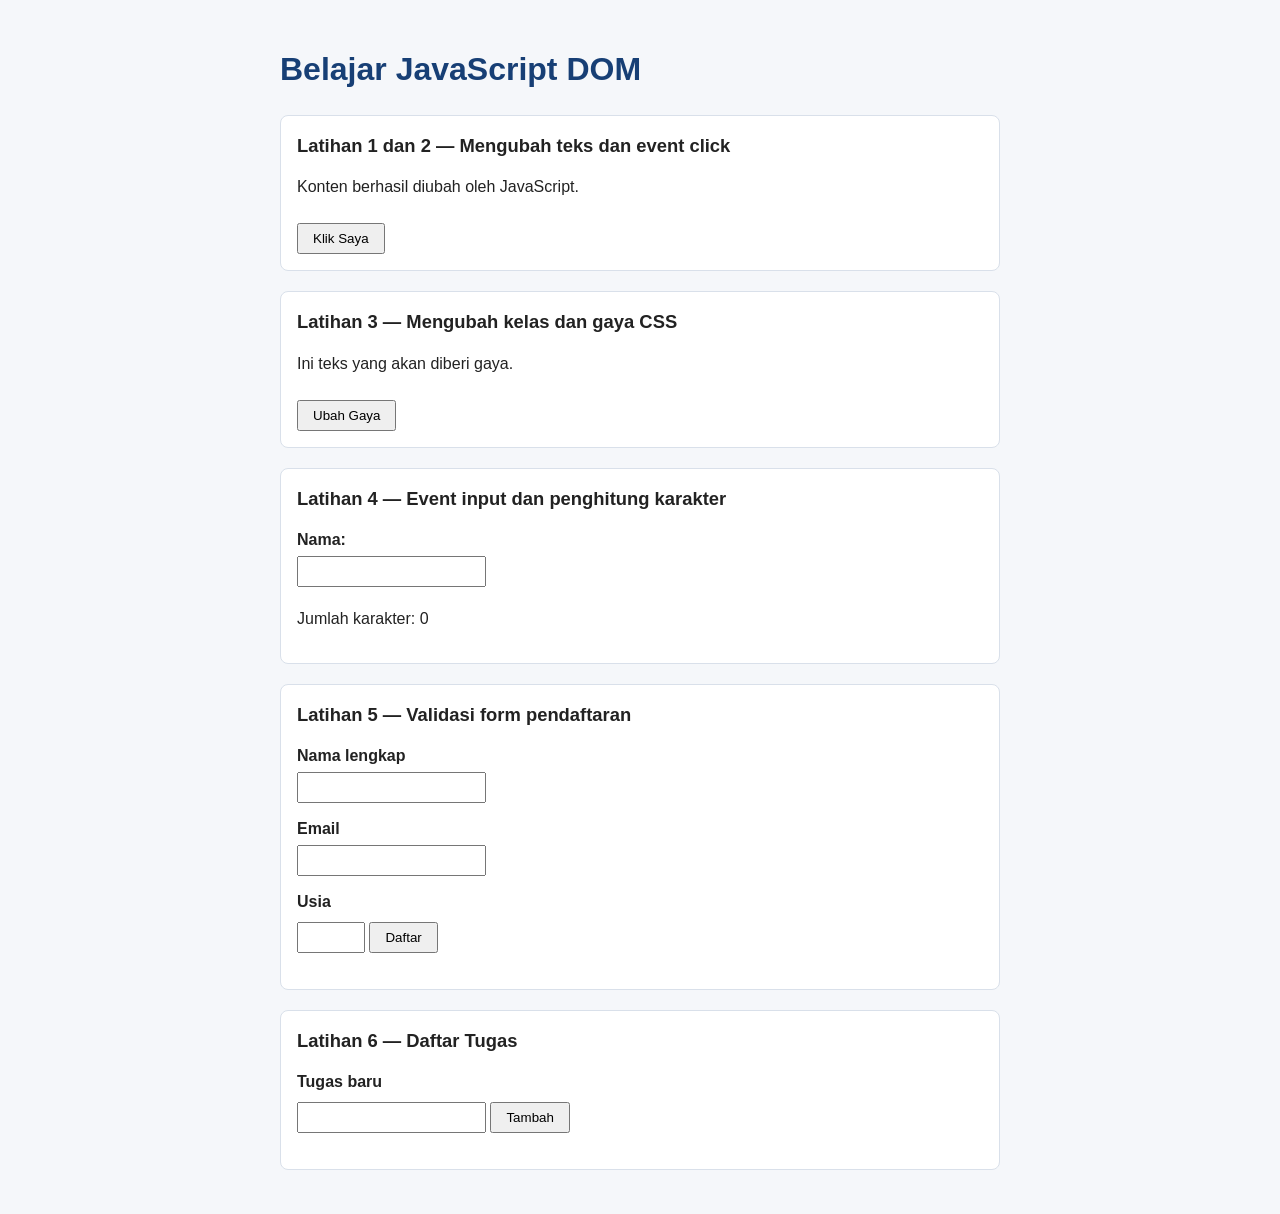
<file: latihan/index.html>
<!DOCTYPE html>
<html lang="id">
<head>
  <meta charset="UTF-8">
  <meta name="viewport" content="width=device-width, initial-scale=1.0">
  <title>Praktikum DOM dan Event</title>
  <link rel="stylesheet" href="style.css">
  <script src="script.js" defer></script>
</head>
<body>
  <main>
    <h1 id="judul">Latihan DOM</h1>

    <!-- Latihan 1 dan 2: mengubah teks dan event click -->
    <section id="latihan12">
      <h2>Latihan 1 dan 2 — Mengubah teks dan event click</h2>
      <p id="pesan">Belum ada tindakan.</p>
      <button id="tombolAksi" type="button">Klik Saya</button>
    </section>

    <!-- Latihan 3: classList -->
    <section id="latihan3">
      <h2>Latihan 3 — Mengubah kelas dan gaya CSS</h2>
      <p id="teksGaya">Ini teks yang akan diberi gaya.</p>
      <button id="tombolGaya" type="button">Ubah Gaya</button>
    </section>

    <!-- Latihan 4: event input -->
    <section id="latihan4">
      <h2>Latihan 4 — Event input dan penghitung karakter</h2>
      <label for="namaInput">Nama:</label>
      <input type="text" id="namaInput" maxlength="40">
      <p>Jumlah karakter: <span id="jumlahKarakter">0</span></p>
    </section>

    <!-- Latihan 5: validasi form -->
    <section id="latihan5">
      <h2>Latihan 5 — Validasi form pendaftaran</h2>
      <form id="formPendaftaran" novalidate>
        <label for="nama">Nama lengkap</label>
        <input id="nama" name="nama" type="text">

        <label for="email">Email</label>
        <input id="email" name="email" type="email">

        <label for="usia">Usia</label>
        <input id="usia" name="usia" type="number" min="17" max="100">

        <button type="submit">Daftar</button>
      </form>
      <p id="pesanForm" aria-live="polite"></p>
    </section>

    <!-- Latihan 6: to-do list -->
    <section id="latihan6">
      <h2>Latihan 6 — Daftar Tugas</h2>
      <label for="inputTugas">Tugas baru</label>
      <input id="inputTugas" type="text">
      <button id="tambahTugas" type="button">Tambah</button>
      <p id="pesanTugas" aria-live="polite"></p>
      <ul id="daftarTugas"></ul>
    </section>
  </main>
</body>
</html>
</file>
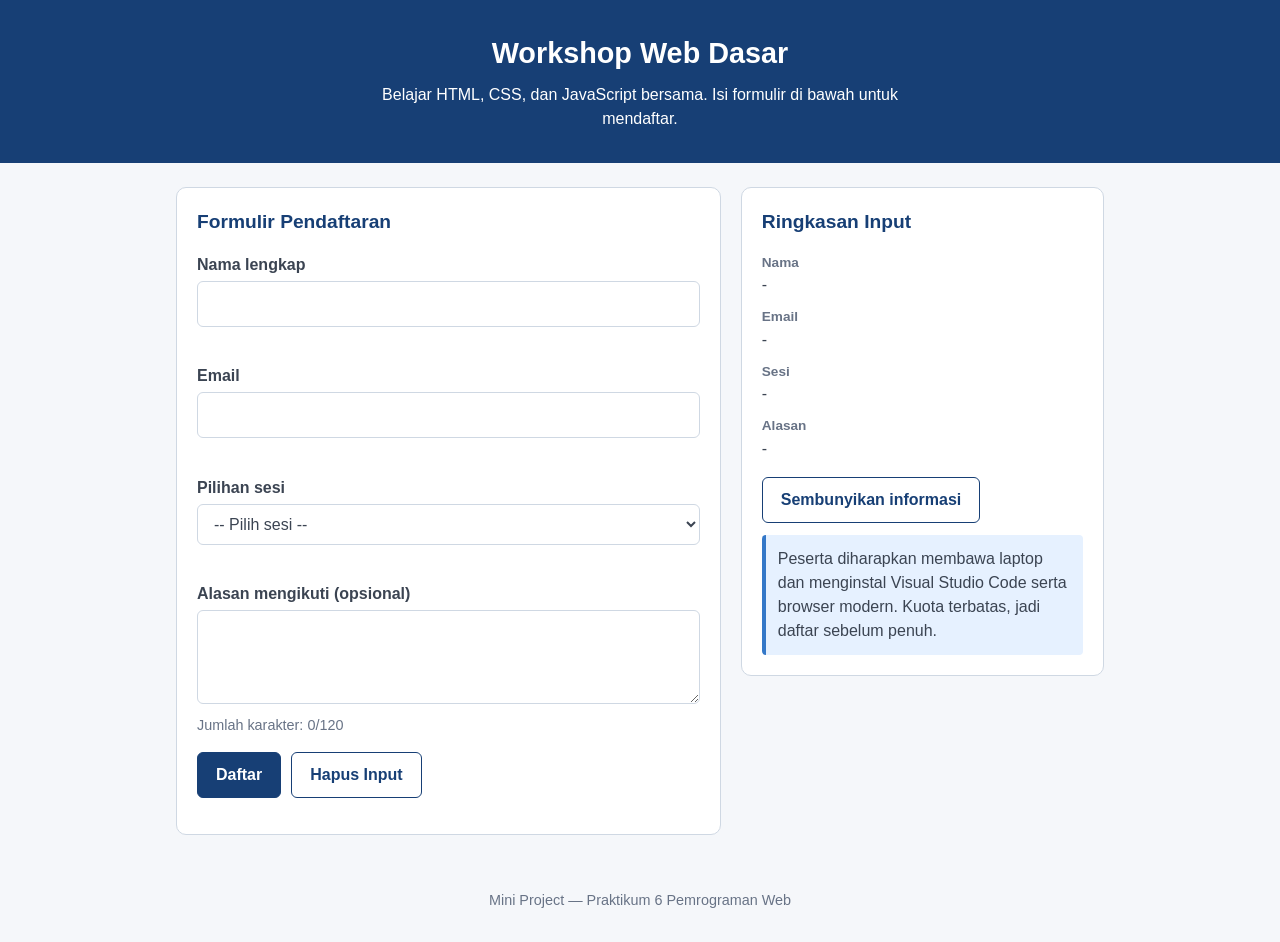
<file: mini-project/index.html>
<!DOCTYPE html>
<html lang="id">
<head>
  <meta charset="UTF-8">
  <meta name="viewport" content="width=device-width, initial-scale=1.0">
  <title>Pendaftaran Workshop Web</title>
  <link rel="stylesheet" href="style.css">
  <script src="script.js" defer></script>
</head>
<body>
  <header class="hero">
    <h1>Workshop Web Dasar</h1>
    <p>Belajar HTML, CSS, dan JavaScript bersama. Isi formulir di bawah untuk mendaftar.</p>
  </header>

  <main class="layout">
    <!-- Formulir pendaftaran -->
    <section class="card" aria-labelledby="judulForm">
      <h2 id="judulForm">Formulir Pendaftaran</h2>

      <form id="formWorkshop" novalidate>
        <div class="field">
          <label for="nama">Nama lengkap</label>
          <input id="nama" name="nama" type="text" maxlength="40"
                 autocomplete="name" aria-describedby="errNama">
          <p class="error" id="errNama"></p>
        </div>

        <div class="field">
          <label for="email">Email</label>
          <input id="email" name="email" type="email"
                 autocomplete="email" aria-describedby="errEmail">
          <p class="error" id="errEmail"></p>
        </div>

        <div class="field">
          <label for="sesi">Pilihan sesi</label>
          <select id="sesi" name="sesi" aria-describedby="errSesi infoSesi">
            <option value="">-- Pilih sesi --</option>
            <option value="s1">Sesi 1 — HTML dan CSS Dasar (Sabtu, 09.00–11.00)</option>
            <option value="s2">Sesi 2 — JavaScript DOM dan Event (Sabtu, 13.00–15.00)</option>
            <option value="s3">Sesi 3 — Mini Project Web (Minggu, 09.00–12.00)</option>
          </select>
          <p class="error" id="errSesi"></p>
          <p class="info-sesi" id="infoSesi" aria-live="polite"></p>
        </div>

        <div class="field">
          <label for="catatan">Alasan mengikuti (opsional)</label>
          <textarea id="catatan" name="catatan" rows="3" maxlength="120"></textarea>
          <p class="counter">Jumlah karakter: <span id="jumlahCatatan">0</span>/120</p>
        </div>

        <div class="actions">
          <button type="submit" class="btn btn-utama">Daftar</button>
          <button type="button" class="btn btn-sekunder" id="tombolReset">Hapus Input</button>
        </div>
      </form>

      <p id="pesanForm" class="pesan-form" role="status" aria-live="polite"></p>
    </section>

    <!-- Ringkasan input langsung -->
    <aside class="card" aria-labelledby="judulRingkasan">
      <h2 id="judulRingkasan">Ringkasan Input</h2>
      <dl class="ringkasan">
        <dt>Nama</dt>
        <dd id="ringNama">-</dd>
        <dt>Email</dt>
        <dd id="ringEmail">-</dd>
        <dt>Sesi</dt>
        <dd id="ringSesi">-</dd>
        <dt>Alasan</dt>
        <dd id="ringCatatan">-</dd>
      </dl>

      <button type="button" class="btn btn-sekunder" id="tombolInfo"
              aria-expanded="true" aria-controls="infoWorkshop">Sembunyikan informasi</button>
      <div id="infoWorkshop" class="info-workshop">
        <p>Peserta diharapkan membawa laptop dan menginstal Visual Studio Code serta browser modern.
           Kuota terbatas, jadi daftar sebelum penuh.</p>
      </div>
    </aside>
  </main>

  <footer class="footer">
    <p>Mini Project — Praktikum 6 Pemrograman Web</p>
  </footer>
</body>
</html>
</file>
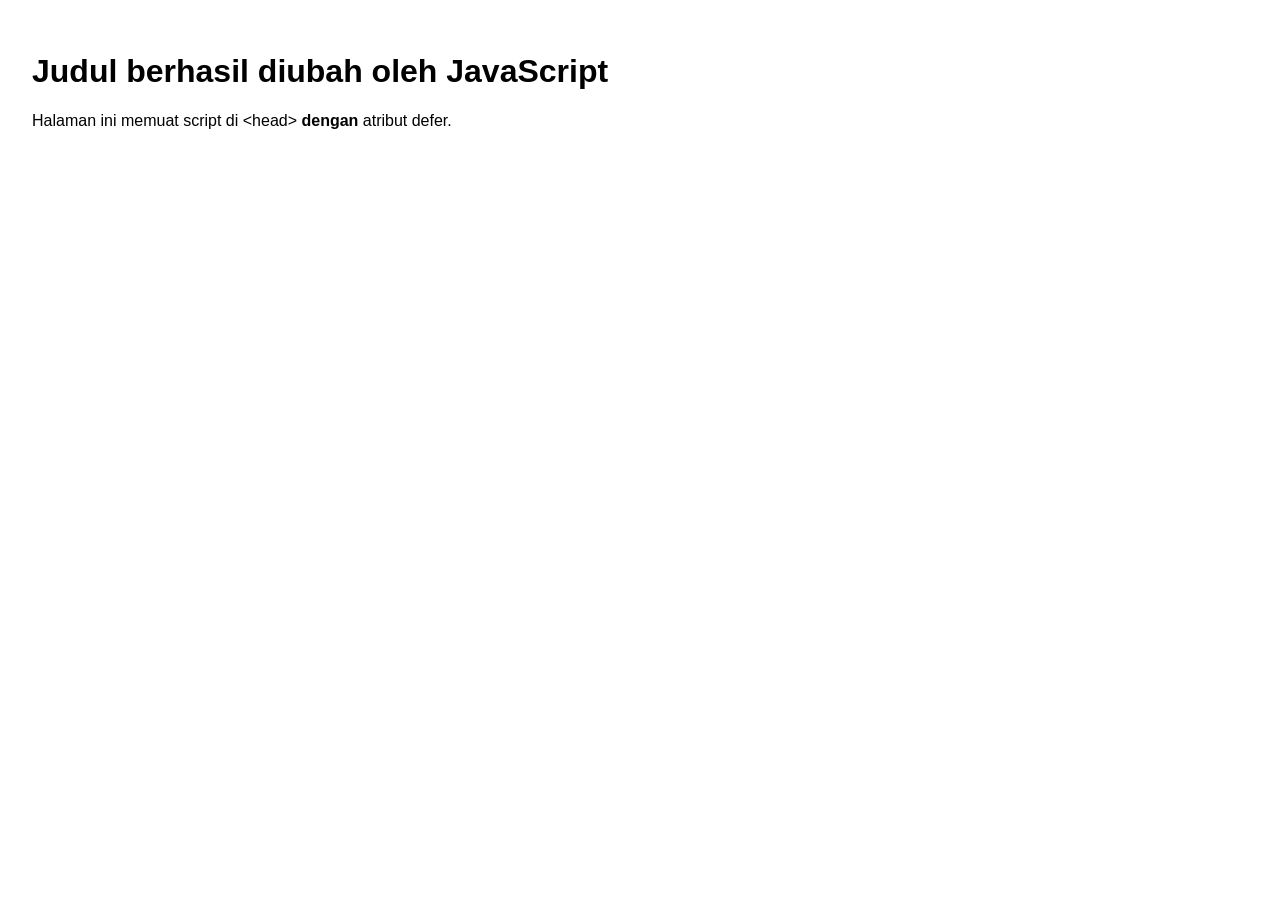
<file: eksperimen/dengan-defer.html>
<!DOCTYPE html>
<html lang="id">
<head>
  <meta charset="UTF-8">
  <meta name="viewport" content="width=device-width, initial-scale=1.0">
  <title>Eksperimen: Dengan defer</title>
  <!-- Dengan defer: script berjalan setelah seluruh HTML selesai dibaca -->
  <script src="script.js" defer></script>
</head>
<body style="font-family: Arial, sans-serif; padding: 24px;">
  <h1 id="judul">Judul awal (belum diubah)</h1>
  <p>Halaman ini memuat script di &lt;head&gt; <strong>dengan</strong> atribut defer.</p>
</body>
</html>
</file>
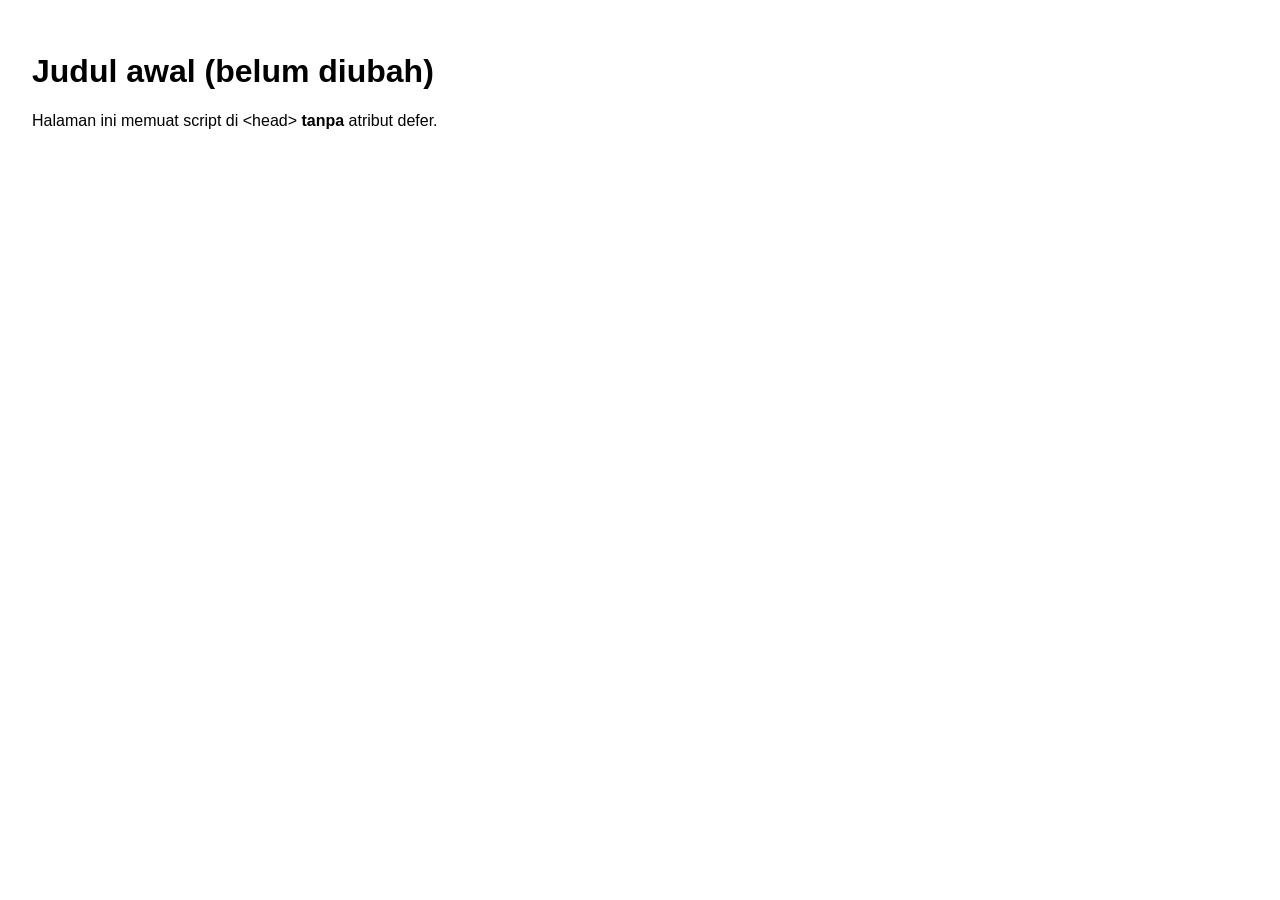
<file: eksperimen/tanpa-defer.html>
<!DOCTYPE html>
<html lang="id">
<head>
  <meta charset="UTF-8">
  <meta name="viewport" content="width=device-width, initial-scale=1.0">
  <title>Eksperimen: Tanpa defer</title>
  <!-- Tanpa defer: script berjalan saat HTML di bawahnya belum dibaca browser -->
  <script src="script.js"></script>
</head>
<body style="font-family: Arial, sans-serif; padding: 24px;">
  <h1 id="judul">Judul awal (belum diubah)</h1>
  <p>Halaman ini memuat script di &lt;head&gt; <strong>tanpa</strong> atribut defer.</p>
</body>
</html>
</file>
<file: latihan/style.css>
/* ===== Tampilan dasar ===== */
body {
  font-family: Arial, sans-serif;
  line-height: 1.5;
  color: #222;
  background-color: #f5f7fa;
  margin: 0;
}

main {
  max-width: 720px;
  margin: 0 auto;
  padding: 24px 16px;
}

section {
  background-color: #fff;
  border: 1px solid #d9e0ea;
  border-radius: 8px;
  padding: 16px;
  margin-bottom: 20px;
}

h1 { color: #173f75; }
h2 { margin-top: 0; font-size: 1.15rem; }

label {
  display: block;
  margin-top: 10px;
  font-weight: bold;
}

input {
  padding: 6px 8px;
  margin: 4px 0;
}

button {
  padding: 6px 14px;
  margin-top: 8px;
  cursor: pointer;
}

/* ===== Latihan 3: kelas yang di-toggle lewat JavaScript ===== */
.highlight {
  color: #173f75;
  background-color: #e6f1ff;
  border-left: 4px solid #3478c8;
  padding: 12px;
}

.teks-besar {
  font-size: 1.4rem;
}

/* ===== Latihan 6: daftar tugas ===== */
.selesai span {
  text-decoration: line-through;
  color: #687386;
}

li {
  margin-bottom: 8px;
}

li button {
  margin: 0 0 0 6px;
}
</file>
<file: mini-project/style.css>
/* ===== Variabel warna ===== */
:root {
  --biru-tua: #173f75;
  --biru: #3478c8;
  --biru-muda: #e6f1ff;
  --abu-teks: #3b4452;
  --abu-garis: #cfd8e3;
  --latar: #f5f7fa;
  --merah: #b3261e;
  --merah-muda: #fdecea;
  --hijau: #1b6e3c;
  --hijau-muda: #e8f5ec;
}

* { box-sizing: border-box; }

body {
  margin: 0;
  font-family: Arial, Helvetica, sans-serif;
  line-height: 1.5;
  color: var(--abu-teks);
  background-color: var(--latar);
}

/* ===== Header dan footer ===== */
.hero {
  background-color: var(--biru-tua);
  color: #fff;
  padding: 32px 16px;
  text-align: center;
}
.hero h1 { margin: 0 0 8px; font-size: 1.8rem; }
.hero p { margin: 0 auto; max-width: 520px; }

.footer {
  text-align: center;
  padding: 16px;
  font-size: 0.9rem;
  color: #687386;
}

/* ===== Tata letak: 1 kolom di mobile, 2 kolom di desktop ===== */
.layout {
  display: grid;
  grid-template-columns: 1fr;
  gap: 20px;
  max-width: 960px;
  margin: 0 auto;
  padding: 24px 16px;
}

@media (min-width: 800px) {
  .layout {
    grid-template-columns: 3fr 2fr;
    align-items: start;
  }
}

.card {
  background-color: #fff;
  border: 1px solid var(--abu-garis);
  border-radius: 10px;
  padding: 20px;
}
.card h2 { margin: 0 0 16px; font-size: 1.2rem; color: var(--biru-tua); }

/* ===== Formulir ===== */
.field { margin-bottom: 16px; }

label {
  display: block;
  margin-bottom: 4px;
  font-weight: bold;
}

input,
select,
textarea {
  width: 100%;
  padding: 10px 12px;
  font: inherit;
  color: inherit;
  background-color: #fff;
  border: 1px solid var(--abu-garis);
  border-radius: 6px;
}

textarea { resize: vertical; }

input:focus,
select:focus,
textarea:focus,
.btn:focus-visible {
  outline: 3px solid var(--biru-muda);
  border-color: var(--biru);
}

.input-salah {
  border-color: var(--merah);
  background-color: var(--merah-muda);
}

.error {
  margin: 4px 0 0;
  min-height: 1.2em;
  font-size: 0.9rem;
  color: var(--merah);
}

.info-sesi {
  margin: 4px 0 0;
  font-size: 0.9rem;
  color: var(--biru-tua);
}

.counter {
  margin: 4px 0 0;
  font-size: 0.9rem;
  color: #687386;
}

/* ===== Tombol ===== */
.actions {
  display: flex;
  flex-wrap: wrap;
  gap: 10px;
}

.btn {
  min-height: 44px;
  padding: 10px 18px;
  font: inherit;
  font-weight: bold;
  border-radius: 6px;
  cursor: pointer;
}

.btn-utama {
  color: #fff;
  background-color: var(--biru-tua);
  border: 1px solid var(--biru-tua);
}
.btn-utama:hover { background-color: var(--biru); }

.btn-sekunder {
  color: var(--biru-tua);
  background-color: #fff;
  border: 1px solid var(--biru-tua);
}
.btn-sekunder:hover { background-color: var(--biru-muda); }

/* ===== Pesan sukses / gagal ===== */
.pesan-form {
  margin: 16px 0 0;
  padding: 0;
}
.pesan-form.sukses,
.pesan-form.gagal {
  padding: 12px;
  border-left: 4px solid;
  border-radius: 4px;
}
.pesan-form.sukses {
  color: var(--hijau);
  background-color: var(--hijau-muda);
  border-color: var(--hijau);
}
.pesan-form.gagal {
  color: var(--merah);
  background-color: var(--merah-muda);
  border-color: var(--merah);
}

/* ===== Ringkasan ===== */
.ringkasan { margin: 0 0 16px; }
.ringkasan dt {
  font-size: 0.85rem;
  font-weight: bold;
  color: #687386;
}
.ringkasan dd {
  margin: 0 0 10px;
  overflow-wrap: anywhere;
}

/* ===== Disembunyikan lewat class (Eksperimen G.4) ===== */
.tersembunyi { display: none; }

.info-workshop {
  margin-top: 12px;
  padding: 12px;
  background-color: var(--biru-muda);
  border-left: 4px solid var(--biru);
  border-radius: 4px;
}
.info-workshop p { margin: 0; }
</file>
